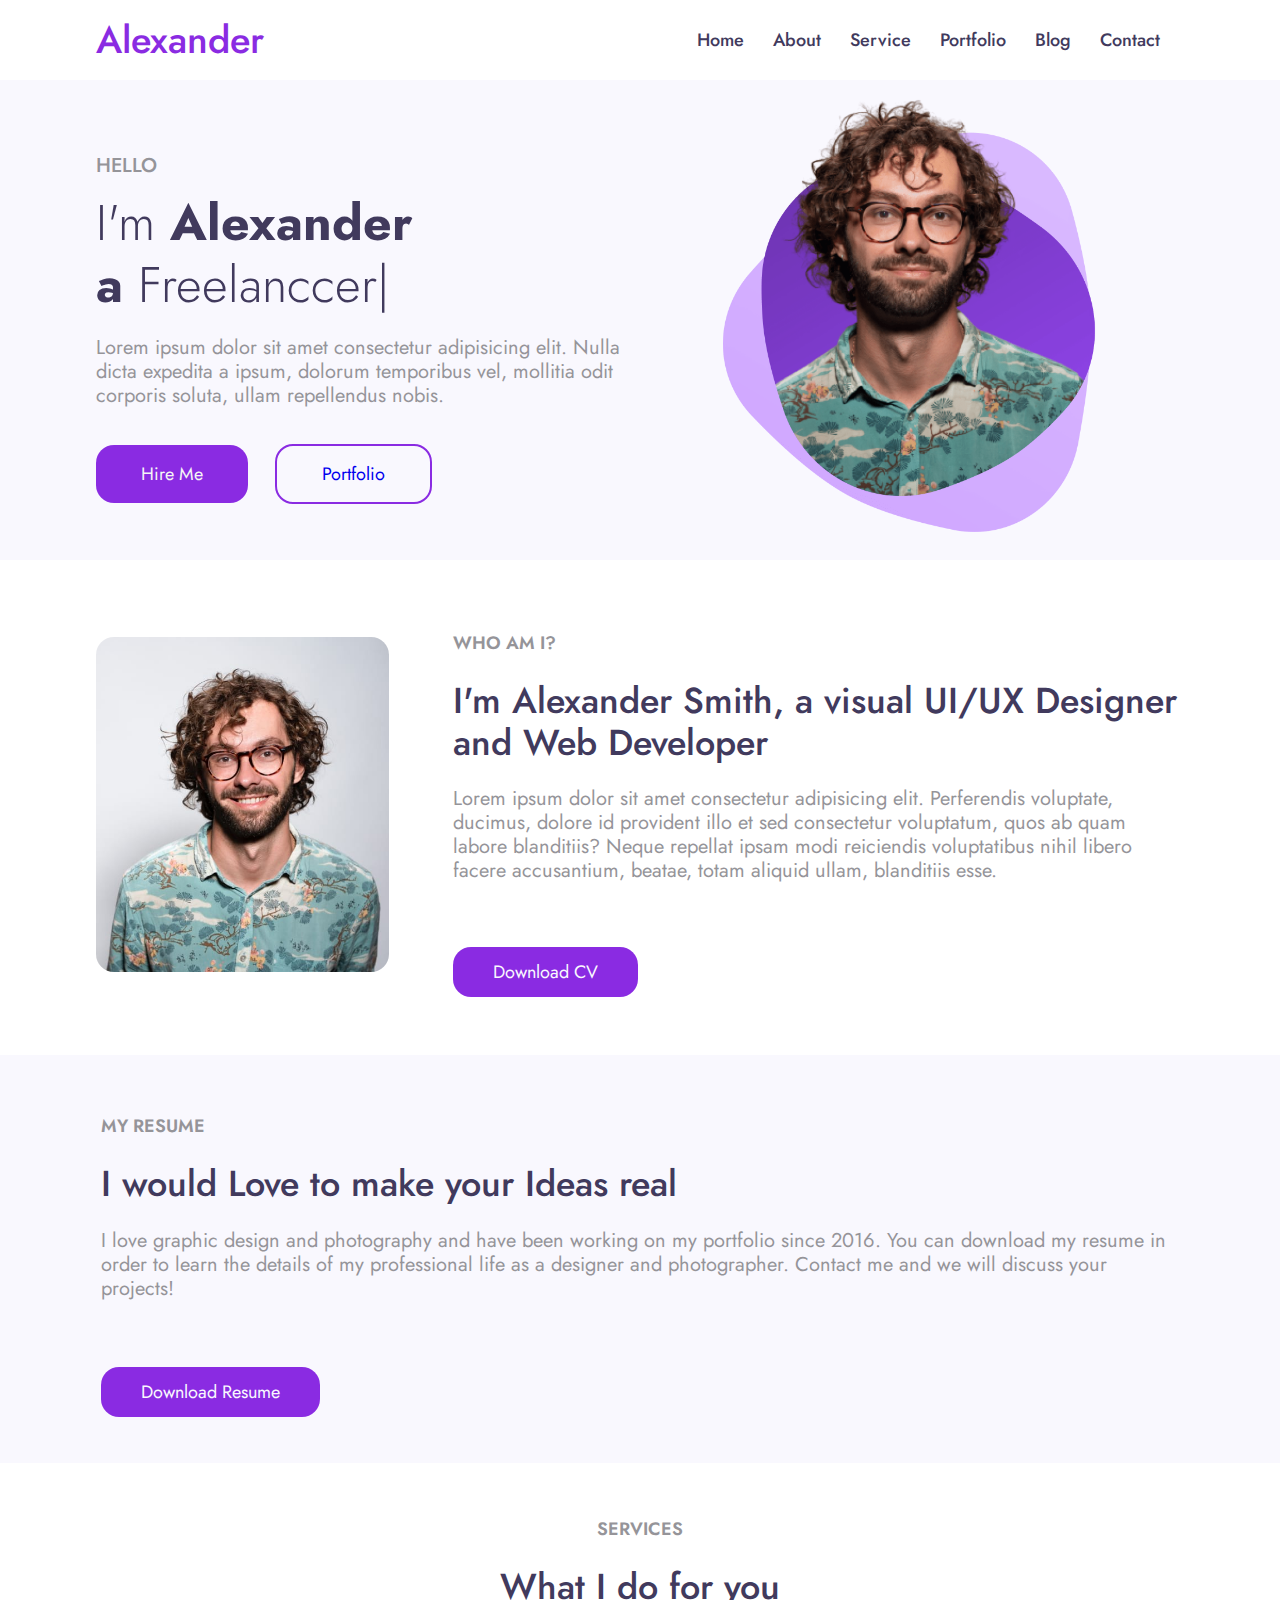
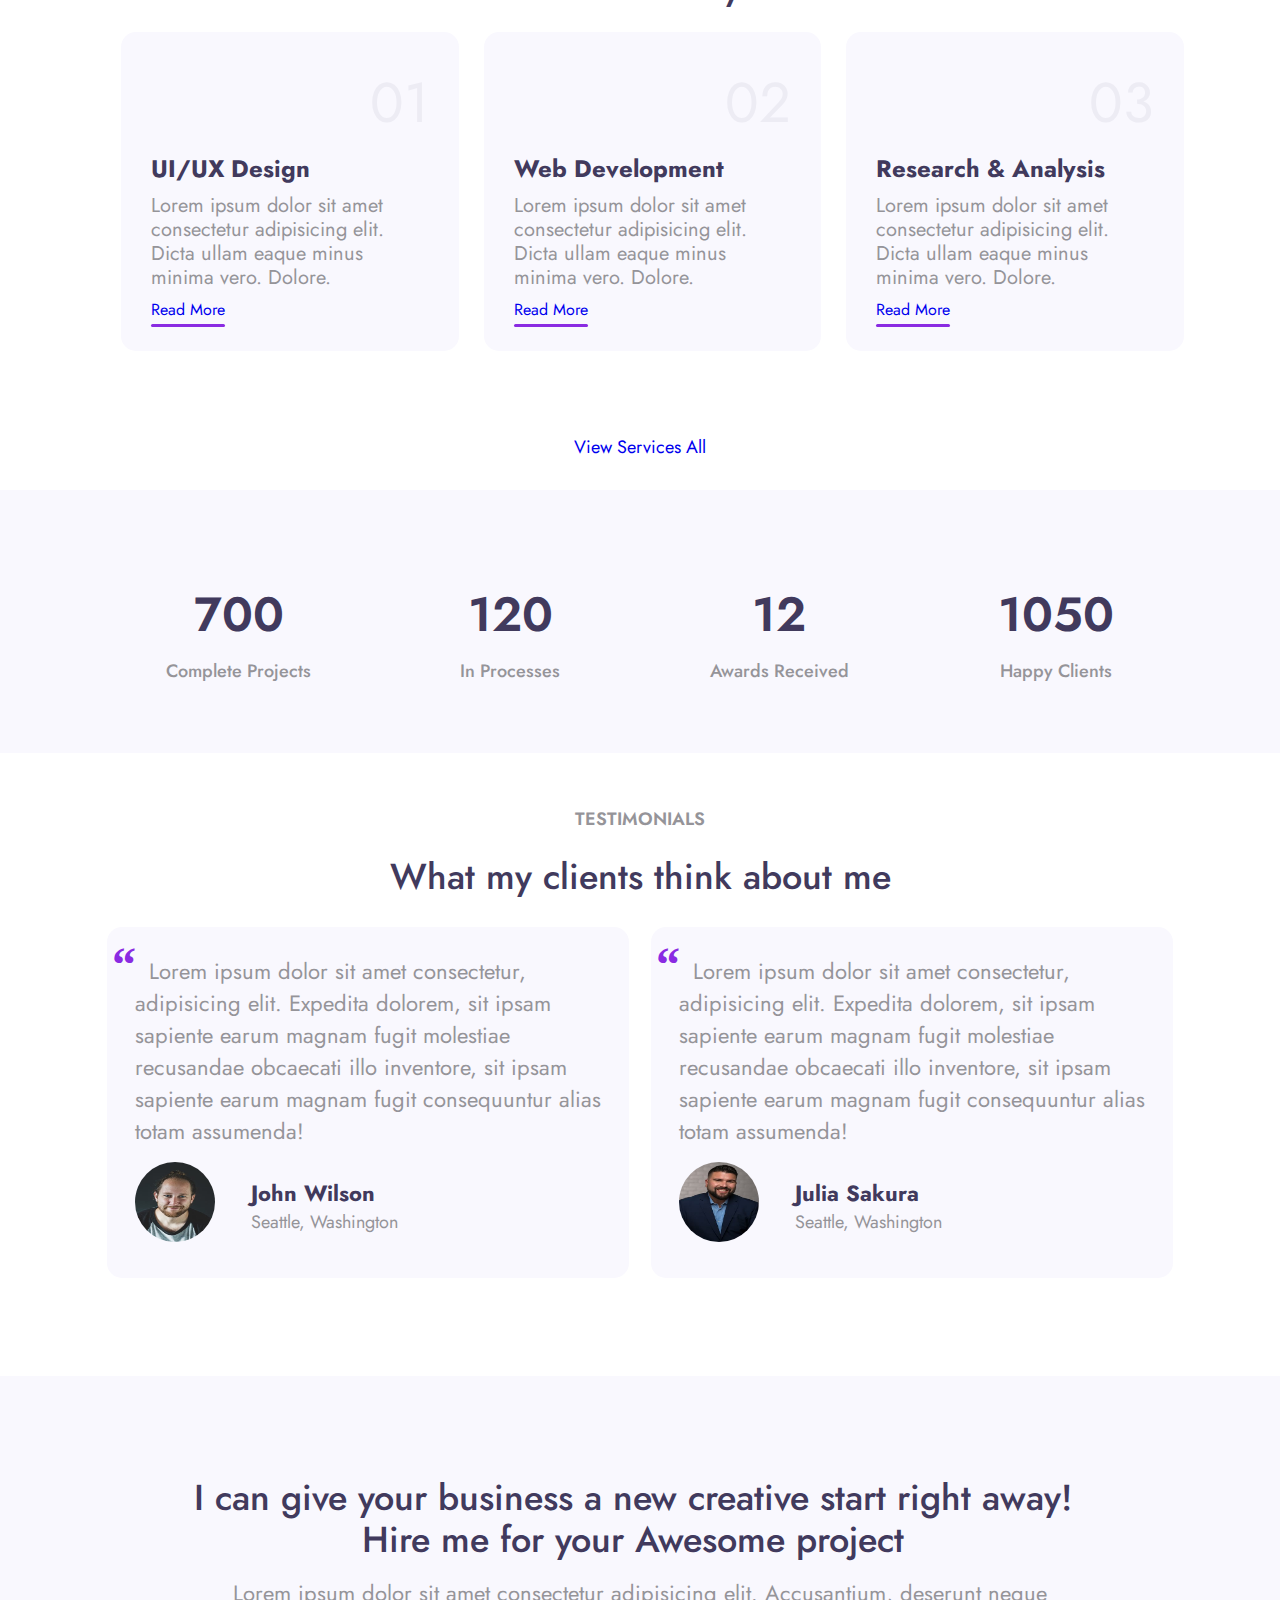
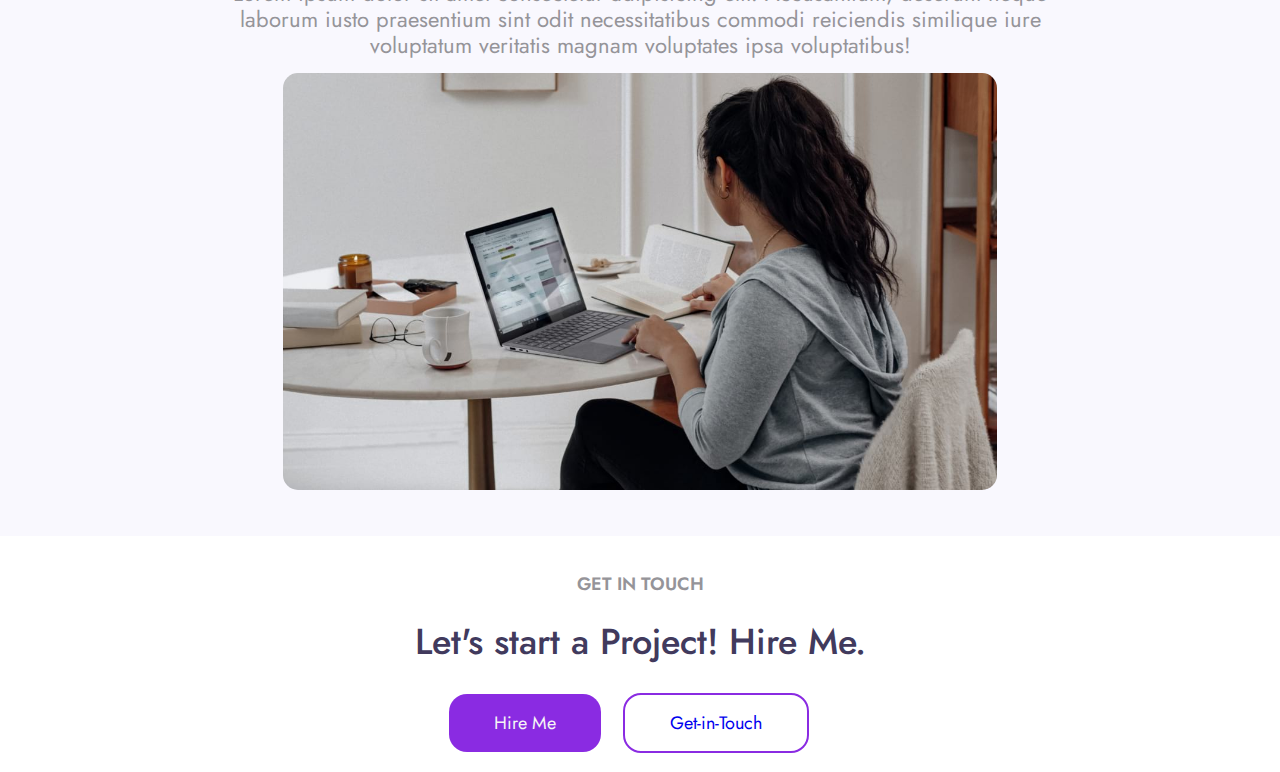
<file: index.html>
<!DOCTYPE html>
<html lang="en">
  <head>
    <meta charset="UTF-8" />
    <meta http-equiv="X-UA-Compatible" content="IE=edge" />
    <meta name="viewport" content="width=device-width, initial-scale=1.0" />
    <title>Portfolio-Alexander | Assignment-1</title>
    <link rel="preconnect" href="https://fonts.googleapis.com" />
    <link rel="preconnect" href="https://fonts.gstatic.com" crossorigin />
    <link
      href="https://fonts.googleapis.com/css2?family=DM+Sans:wght@500;700&family=Great+Vibes&family=Inconsolata:wght@500;600;700;800&family=Inter:wght@500;600;700;800&family=Jost:wght@200;300;400;500;600;700&display=swap"
      rel="stylesheet"
    />
    <link
      rel="stylesheet"
      href="https://cdnjs.cloudflare.com/ajax/libs/font-awesome/6.4.0/css/all.min.css"
      integrity="sha512-iecdLmaskl7CVkqkXNQ/ZH/XLlvWZOJyj7Yy7tcenmpD1ypASozpmT/E0iPtmFIB46ZmdtAc9eNBvH0H/ZpiBw=="
      crossorigin="anonymous"
      referrerpolicy="no-referrer"
    />

    <link rel="stylesheet" href="style.css" />
  </head>

  <body>
    <!-- Header section start -->
    <header class="header">
      <div class="container">
        <div class="nav-bar">
          <div class="logo">
            <a href="#">
              <i class="fa-solid fa-laptop-code"></i>
              <span>Alexander</span>
            </a>
          </div>
          <div class="nav-items">
            <a href="#">Home</a>
            <a href=".../../about.html">About</a>
            <a href="#">Service</a>
            <a href="#">Portfolio</a>
            <a href="#"
              >Blog
              <i class="fa-solid fa-chevron-down"></i>
            </a>
            <a href=".../../contact.html">Contact</a>
            <a href="#" title="Bg-Mood Shift">
              <i class="fa-regular fa-moon"></i>
            </a>
          </div>
        </div>
      </div>
    </header>
    <!-- Header section end  -->
    <!-- introduction section start -->
    <section class="introduction">
      <div class="container">
        <div class="intro">
          <div class="intro-info">
            <h4>HELLO</h4>
            <p class="my-name">
              <span>I'm</span>
              <strong>Alexander</strong>
              <strong>a</strong>
              <span>Freelanccer|</span>
            </p>
            <p class="description common-p">
              Lorem ipsum dolor sit amet consectetur adipisicing elit. Nulla
              dicta expedita a ipsum, dolorum temporibus vel, mollitia odit
              corporis soluta, ullam repellendus nobis.
            </p>
            <div class="clear-fix"></div>
            <a href="#" class="btn-primary button">Hire Me</a>
            <a href="#" class="btn-secondary button">Portfolio</a>
          </div>
          <div class="intro-img">
            <img src="./images/photo.png" alt="intro-img" />
          </div>
        </div>
      </div>
    </section>
    <!-- introduction section end -->
    <!-- who-am-i section start -->
    <section class="who-am-i">
      <div class="container">
        <div class="cv">
          <div class="cv-img">
            <img src="./images/myphoto.jpg" alt="my-photo" />
          </div>
          <div class="my-desc">
            <h3 class="head-2">WHO AM I?</h3>
            <h1 class="head-1">
              I'm Alexander Smith, a visual UI/UX Designer and Web Developer
            </h1>
            <p class="common-p">
              Lorem ipsum dolor sit amet consectetur adipisicing elit.
              Perferendis voluptate, ducimus, dolore id provident illo et sed
              consectetur voluptatum, quos ab quam labore blanditiis? Neque
              repellat ipsam modi reiciendis voluptatibus nihil libero facere
              accusantium, beatae, totam aliquid ullam, blanditiis esse.
            </p>
            <p class="clear-fix"></p>
            <div class="button">
              <a href="#">Download CV</a>
            </div>
          </div>
        </div>
      </div>
    </section>
    <!-- who-am-i section end -->
    <!-- my resume section start  -->
    <section class="my-resume">
      <div class="container">
        <div class="resume">
          <h3 class="head-2">MY RESUME</h3>
          <h1 class="head-1">I would Love to make your Ideas real</h1>
          <p class="common-p">
            I love graphic design and photography and have been working on my
            portfolio since 2016. You can download my resume in order to learn
            the details of my professional life as a designer and photographer.
            Contact me and we will discuss your projects!
          </p>
          <p class="clear-fix"></p>
          <div class="button">
            <a href="#">Download Resume</a>
          </div>
        </div>
      </div>
    </section>
    <!-- my resume section end  -->
    <!-- Services Section start  -->
    <section class="service-area">
      <div class="container">
        <div class="services-title">
          <h3 class="head-2">SERVICES</h3>
          <h4 class="head-1">What I do for you</h4>
        </div>
        <div class="service-cards">
          <div class="service-card">
            <div class="card-img">
              <i class="fa-solid fa-pen-to-square"></i>
              <h2>01</h2>
            </div>
            <div class="card-txt">
              <h2>UI/UX Design</h2>
              <p class="common-p">
                Lorem ipsum dolor sit amet consectetur adipisicing elit. Dicta
                ullam eaque minus minima vero. Dolore.
              </p>
              <a href="#">Read More</a>
            </div>
          </div>
          <div class="service-card">
            <div class="card-img">
              <i class="fa-solid fa-laptop-code"></i>
              <h2>02</h2>
            </div>
            <div class="card-txt">
              <h2>Web Development</h2>
              <p class="common-p">
                Lorem ipsum dolor sit amet consectetur adipisicing elit. Dicta
                ullam eaque minus minima vero. Dolore.
              </p>
              <a href="#">Read More</a>
            </div>
          </div>
          <div class="service-card">
            <div class="card-img">
              <i class="fa-solid fa-chart-area"></i>
              <h2>03</h2>
            </div>
            <div class="card-txt">
              <h2>Research & Analysis</h2>
              <p class="common-p">
                Lorem ipsum dolor sit amet consectetur adipisicing elit. Dicta
                ullam eaque minus minima vero. Dolore.
              </p>
              <a href="#">Read More</a>
              <!-- <div class="clear-fix"></div> -->
            </div>
          </div>
        </div>
        <div class="service-view">
          <i class="fa-solid fa-circle circle-1"></i>
          <i class="fa-sharp fa-solid fa-circle circle-2"></i>
          <a href="#"
            >View Services All
            <i class="fa-solid fa-right-long service-all"></i>
          </a>
        </div>
      </div>
    </section>
    <!-- Services section end  -->
    <!-- Happy Clients section  -->
    <section class="happy-clients">
      <div class="container">
        <div class="running-jobs">
          <div class="jobs-card">
            <i class="fa-solid fa-laptop-code"></i>
            <h2>700</h2>
            <h4 class="common-head">Complete Projects</h4>
          </div>
          <div class="jobs-card">
            <i class="fas fa-hourglass-half"></i>
            <h2>120</h2>
            <h4 class="common-head">In Processes</h4>
          </div>
          <div class="jobs-card">
            <i class="fa-sharp fa-solid fa-gift"></i>
            <h2>12</h2>
            <h4 class="common-head">Awards Received</h4>
          </div>
          <div class="jobs-card">
            <i class="fa-regular fa-face-smile"></i>
            <h2>1050</h2>
            <h4 class="common-head">Happy Clients</h4>
          </div>
        </div>
      </div>
    </section>
    <!-- happy-clients section end  -->
    <!-- Testimonials Section Start -->
    <section class="testimonials">
      <div class="container">
        <div class="testimonial-head">
          <h3 class="head-2">Testimonials</h3>
          <h4 class="head-1">What my clients think about me</h4>
        </div>
        <div class="testimonial-cards">
          <div class="testi-card">
            <blockquote>
              <span class="quote-p">
                &nbsp; Lorem ipsum dolor sit amet consectetur, adipisicing elit.
                Expedita dolorem, sit ipsam sapiente earum magnam fugit
                molestiae recusandae obcaecati illo inventore, sit ipsam
                sapiente earum magnam fugit consequuntur alias totam
                assumenda!</span
              >
              <cite>
                <div class="cite-img">
                  <img src="images/team1.jpg" alt="team1" />
                </div>
                <div class="cite-txt">
                  <h2>John Wilson</h2>
                  <p>Seattle, Washington</p>
                </div>
              </cite>
            </blockquote>
          </div>
          <div class="testi-card">
            <blockquote>
              <span class="quote-p">
                &nbsp; Lorem ipsum dolor sit amet consectetur, adipisicing elit.
                Expedita dolorem, sit ipsam sapiente earum magnam fugit
                molestiae recusandae obcaecati illo inventore, sit ipsam
                sapiente earum magnam fugit consequuntur alias totam
                assumenda!</span
              >
              <cite>
                <div class="cite-img">
                  <img src="images/team2.jpg" alt="team2" />
                </div>
                <div class="cite-txt">
                  <h2>Julia Sakura</h2>
                  <p>Seattle, Washington</p>
                </div>
              </cite>
            </blockquote>
          </div>
        </div>
        <div class="testimonial-foot">
          <i class="fa-solid fa-circle circle-1"></i>
          <i class="fa-sharp fa-solid fa-circle circle-2"></i>
          <i class="fa-solid fa-circle circle-2"></i>
        </div>
      </div>
    </section>
    <!-- Testimonials Section end -->
    <!-- business ads section start -->
    <section class="business-ads">
      <div class="container">
        <h1 class="head-1">
          I can give your business a new creative start right away! <br />
          Hire me for your Awesome project
        </h1>
        <p class="common-p">
          Lorem ipsum dolor sit amet consectetur adipisicing elit. Accusantium,
          deserunt neque laborum iusto praesentium sint odit necessitatibus
          commodi reiciendis similique iure voluptatum veritatis magnam
          voluptates ipsa voluptatibus!
        </p>
        <img src="images/bg.jpg" alt="ads-bg" />
        <div class="overlay">
          <a href="#"><i class="fa-solid fa-circle-play"></i></a>
        </div>
      </div>
    </section>
    <!-- business ads section end -->
    <!-- Get in touch section start -->
    <section class="get-in-touch">
      <div class="container">
        <h2 class="head-2">GET IN TOUCH</h2>
        <h3 class="head-1">Let's start a Project! Hire Me.</h3>
        <div class="touch-btn">
          <a href="#" class="btn-primary button">Hire Me</a
          ><a href="./contact.html" class="btn-secondary button"
            >Get-in-Touch</a
          >
        </div>
      </div>
    </section>
    <!-- Get in touch section end -->
  </body>
</html>
</file>
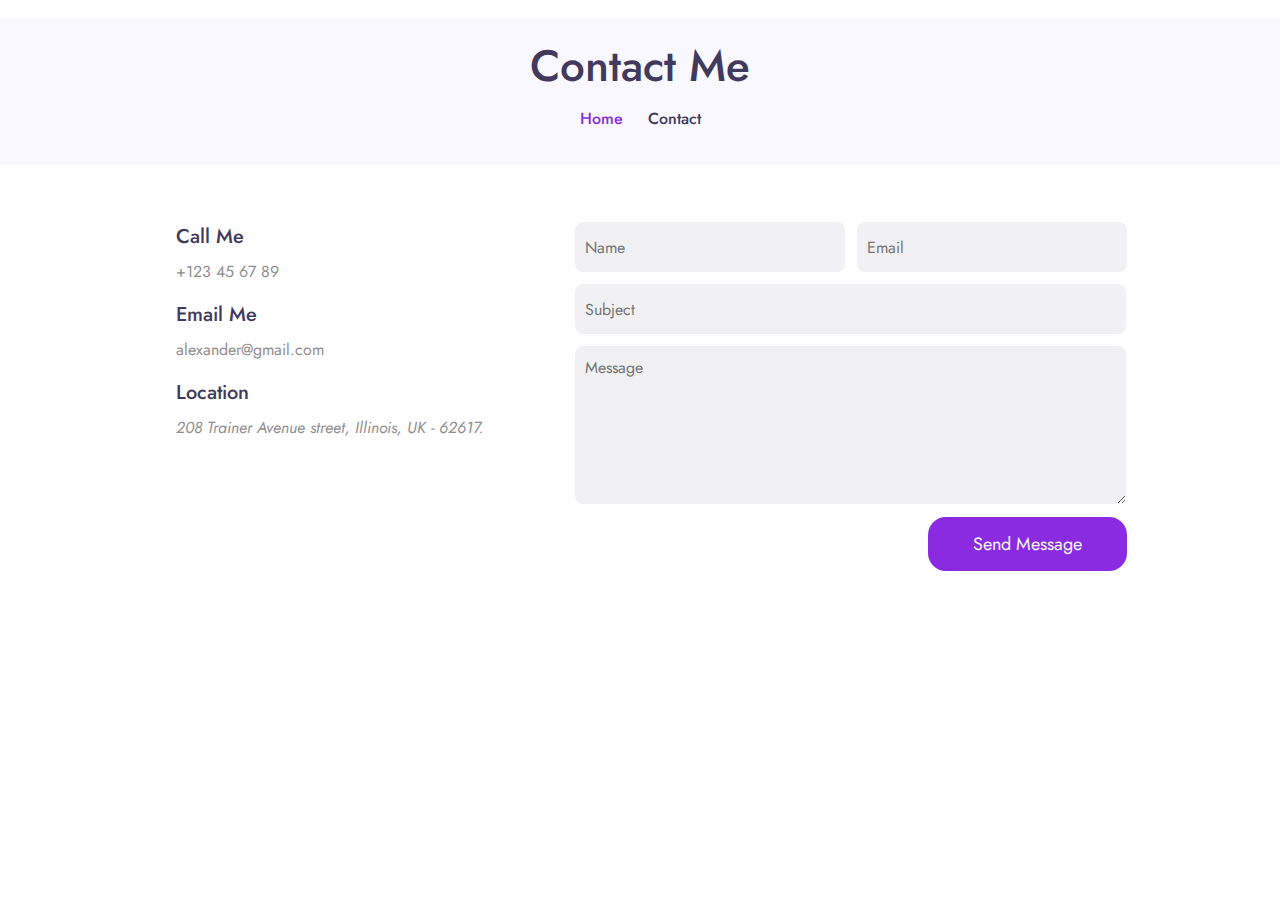
<file: contact.html>
<!DOCTYPE html>
<html lang="en">
  <head>
    <meta charset="UTF-8" />
    <meta name="viewport" content="width=device-width, initial-scale=1.0" />
    <title>Alexander - Contact</title>
    <link rel="preconnect" href="https://fonts.googleapis.com" />
    <link rel="preconnect" href="https://fonts.gstatic.com" crossorigin />
    <link
      href="https://fonts.googleapis.com/css2?family=DM+Sans:wght@500;700&family=Great+Vibes&family=Inconsolata:wght@500;600;700;800&family=Inter:wght@500;600;700;800&family=Jost:wght@200;300;400;500;600;700&display=swap"
      rel="stylesheet"
    />
    <link
      rel="stylesheet"
      href="https://cdnjs.cloudflare.com/ajax/libs/font-awesome/6.4.0/css/all.min.css"
      integrity="sha512-iecdLmaskl7CVkqkXNQ/ZH/XLlvWZOJyj7Yy7tcenmpD1ypASozpmT/E0iPtmFIB46ZmdtAc9eNBvH0H/ZpiBw=="
      crossorigin="anonymous"
      referrerpolicy="no-referrer"
    />
    <link rel="stylesheet" href="about_style.css" />
    <link rel="stylesheet" href="style.css" />
  </head>

  <body>
    <header>
      <h1 class="header"></h1>
      <div class="about_header">
        <h2>Contact Me</h2>
        <div class="back_home">
          <a href=".../../index.html" style="color: blueviolet">Home</a>
          <a href="#" style="color: blueviolet"
            ><i class="fa-solid fa-arrow-right"></i
          ></a>
          <a href="#">Contact</a>
        </div>
      </div>
    </header>
    <section class="contact-me">
      <div class="container">
        <div class="contacts">
          <div class="contact">
            <div class="call-details">
              <i class="fa-solid fa-phone"></i>
              <div class="call">
                <h2>Call Me</h2>
                <p>+123 45 67 89</p>
              </div>
            </div>
            <div class="call-details">
              <i class="fa-regular fa-envelope"></i>
              <div class="call">
                <h2>Email Me</h2>
                <p>alexander@gmail.com</p>
              </div>
            </div>
            <div class="call-details">
              <i class="fa-solid fa-location-dot"></i>
              <div class="call">
                <h2>Location</h2>
                <address>
                  208 Trainer Avenue street, Illinois, UK - 62617.
                </address>
              </div>
            </div>
          </div>
          <div class="send-msg">
            <form action="#submit">
              <table>
                <tbody>
                  <tr>
                    <td>
                      <input type="text" placeholder="Name" />
                    </td>
                    <td>
                      <input type="email" placeholder="Email" />
                    </td>
                  </tr>
                  <tr>
                    <td colspan="2">
                      <input
                        type="text"
                        placeholder="Subject"
                        style="width: 531px"
                      />
                    </td>
                  </tr>
                  <tr>
                    <td colspan="2">
                      <textarea
                        name=""
                        id=""
                        cols="30"
                        rows="6"
                        placeholder="Message"
                        style="width: 531px"
                      ></textarea>
                    </td>
                  </tr>
                  <tr>
                    <td
                      colspan="2"
                      style="text-align: right; padding-right: 5px"
                    >
                      <button
                        type="submit"
                        class="btn-primary button"
                        style="border: none"
                      >
                        <a href="#" style="color: whitesmoke">Send Message</a>
                      </button>
                    </td>
                  </tr>
                </tbody>
              </table>
            </form>
          </div>
        </div>
      </div>
    </section>
  </body>
</html>
</file>
<file: style.css>
* {
  margin: 0;
  padding: 0;
  font-family: "Jost", sans-serif;
}

.header {
  background: white;
  box-shadow: 0px 3px 6px 0px #0c1a2351;
  /* font-family: 'DM Sans', sans-serif; */
  /* font-family: 'Inconsolata', monospace; */
  /* font-family: 'Inter', sans-serif; */
  font-family: "Jost", sans-serif;
}

a {
  text-decoration: none;
}

.common-p {
  font-size: 20px;
  font-weight: 400;
  line-height: 24px;
  color: #959499;
}

.container {
  width: 85%;
  margin: 0 auto;
}

.nav-bar {
  display: flex;
  align-items: center;
  justify-content: space-between;
  height: 80px;
}

.nav-items a {
  margin-left: 24px;
  color: #413a5d;
  font-size: 18px;
  line-height: 30px;
  font-weight: 500;
}

.nav-items a:hover {
  color: blueviolet;
}

.logo {
  font-weight: 500;
  font-size: 38px;
  line-height: 52px;
}

.logo a {
  color: blueviolet;
}

/* .introduction css start  */

.introduction {
  background-color: #f9f8fe;
}

.intro {
  display: flex;
  align-items: center;
  justify-content: space-between;
}

.intro-info {
  width: 50%;
  margin-right: 30px;
  /* font-family: 'Jost', sans-serif; */
}

.intro-info h4 {
  color: #959499;
  font-size: 20px;
  font-weight: 500;
  line-height: 22px;
  margin-bottom: 15px;
}

.intro-info .my-name {
  width: 60%;
  font-size: 50px;
  font-weight: 500;
  color: #413a5d;
  line-height: 62px;
}

.intro-info .my-name span {
  font-weight: 300;
}

.intro-info .description {
  margin: 20px 0px 35px 0px;
  padding-right: 15px;
}

.intro-info a {
  margin-right: 22px;
}

.button {
  border-radius: 18px;
  font-size: 18px;
  font-weight: 400;
  line-height: 22px;
}

.btn-primary {
  color: whitesmoke;
  padding: 16px 45px;
  background-color: blueviolet;
}

.btn-secondary {
  border: 2px solid blueviolet;
  padding: 15px 45px;
}

.intro-img {
  width: 480px;
  height: 480px;
  margin-right: 30px;
}

.intro-img img {
  width: 100%;
  height: 100%;
}

/* .introduction css end  */

/* .who-am-i css start  */

.who-am-i {
  background-color: white;
}

.cv {
  display: flex;
  align-items: center;
  justify-content: space-around;
  margin: 40px 0px;
  padding: 32px 0px;
}

.cv-img {
  width: 95%;
  margin-right: 40px;
}

.cv-img img {
  border-radius: 18px;
  width: 100%;
  height: 100%;
}

.cv .my-desc {
  margin-left: 24px;
}

.head-2 {
  color: #959499;
  font-size: 18px;
  font-weight: 600;
  line-height: 22px;
  padding-bottom: 10px;
  margin-bottom: 15px;
  text-transform: uppercase;
}

.head-1 {
  color: #413a5d;
  font-size: 36px;
  font-weight: 500;
  line-height: 42px;
  margin-bottom: 10px;
}

.cv .my-desc p {
  margin: 14px 0px;
  padding: 10px 0px;
}

.clear-fix {
  clear: both;
  height: 20px;
}

.my-desc .button a {
  background-color: blueviolet;
  color: #f9f8fe;
  padding: 12px 40px;
  border-radius: 18px;
}

/* .who-am-i css End  */

/* .my-resume css start  */

.my-resume {
  background-color: #f9f8fe;
}

.resume {
  padding: 60px 5px;
}

.resume p {
  margin: 15px 0px;
  padding: 10px 0px;
}

.resume .button a {
  background-color: blueviolet;
  color: #f9f8fe;
  margin-top: 20px;
  padding: 12px 40px;
  border-radius: 18px;
}

/* .my-resume css end  */

/* Sercices css start  */

.services-title {
  margin-top: 25px;
  padding-top: 30px;
  text-align: center;
}

.service-cards {
  display: flex;
  justify-content: space-between;
  align-items: center;
  margin-top: 25px;
}

.service-card {
  background-color: #f9f8fe;
  margin-left: 25px;
  border-radius: 15px;
  padding: 30px;
}

.card-img {
  margin-bottom: 7px;
  display: flex;
  align-items: center;
  justify-content: space-between;
}

.service-card .card-img h2 {
  font-size: 56px;
  font-weight: 400;
  color: #edecf4;
}

.service-card .card-img i {
  font-size: 35px;
  font-weight: 600;
  color: blueviolet;
}

.service-card .card-txt h2 {
  color: #413a5d;
  margin: 8px 0px;
}

.service-card .card-txt p {
  margin: 8px 0px;
}

.service-card .card-txt a {
  position: relative;
}

.service-card .card-txt a::after {
  position: absolute;
  left: 0;
  bottom: -6px;
  content: "";
  height: 3px;
  width: 100%;
  background-color: blueviolet;
  border-radius: 5px;
}

.service-view {
  margin-top: 30px;
  padding: 20px;
  text-align: center;
}

.service-view a {
  display: block;
  margin: 10px 0px;
  font-size: 18px;
}

.circle-1 {
  color: blueviolet;
  margin-left: 5px;
  font-size: 12px;
}

.circle-2 {
  color: #edecf4;
  margin-left: 5px;
  font-size: 12px;
}

.service-view a .service-all {
  font-size: 16px;
  color: #413a5d;
  font-weight: 600;
}

/* Sercices css end  */

/* Happy Clients css start  */

.happy-clients {
  background-color: #f9f8fe;
}

.running-jobs {
  display: flex;
  align-items: center;
  justify-content: space-between;
}

.jobs-card {
  text-align: center;
  padding: 70px;
}

.running-jobs .jobs-card i {
  color: blueviolet;
  font-size: 40px;
}

.running-jobs .jobs-card h2 {
  font-size: 48px;
  color: #413a5d;
  margin-top: 20px;
  font-weight: 600;
}

.jobs-card .common-head {
  font-size: 18px;
  font-weight: 500;
  line-height: 24px;
  color: #959499;
  margin-top: 10px;
}

/* Happy Clients css end  */

/* testimonial css start  */

.testimonial-head {
  margin-top: 25px;
  padding-top: 30px;
  text-align: center;
}

.testimonial-cards {
  display: flex;
  align-items: center;
  justify-content: space-around;
  margin-top: 30px;
}

.testimonial-cards .testi-card {
  width: 48%;
  background-color: #f9f8fe;
  border-radius: 15px;
}

.testi-card blockquote {
  display: block;
  font-size: 20px;
  position: relative;
  padding: 28px;
}

.quote-p {
  color: #959499;
  font-size: 22px;
}

.testi-card blockquote::before {
  content: "\201c";
  position: absolute;
  top: 10px;
  left: 5px;
  font-size: 48px;
  font-family: "Times New Roman", Times, serif;
  font-weight: 600;
  color: blueviolet;
}

.testi-card blockquote cite {
  display: flex;
  padding-top: 15px;
  font-style: normal;
  align-items: center;
}

.testi-card blockquote .cite-img {
  width: 25%;
  height: auto;
}

.testi-card blockquote cite img {
  border-radius: 50%;
  width: 80px;
  height: 80px;
}

.testi-card blockquote cite .cite-txt h2 {
  font-size: 22px;
  color: #413a5d;
}

.testi-card blockquote cite .cite-txt p {
  color: #959499;
  font-size: 18px;
}

.testimonial-foot {
  margin: 25px 0 30px 0;
  padding-top: 20px;
  text-align: center;
}

/* testimonial css end  */

/* Business ads css start  */

.business-ads {
  background-color: #f9f8fe;
  text-align: center;
  padding: 40px;
  position: relative;
}

.business-ads .container h1 {
  padding: 60px 30px 10px 15px;
}

.business-ads .container p {
  margin: 0px 40px;
  padding: 0px 40px 15px 40px;
  font-size: 22px;
  line-height: 26px;
}

.business-ads .container img {
  width: 70%;
  border-radius: 15px;
  margin: 0px 15px;
}

.business-ads .container .overlay i {
  font-size: 70px;
  background-color: blueviolet;
  color: #f8f5ffeb;
  position: absolute;
  top: 60%;
  left: 47%;
  border-radius: 52%;
}

/* Business ads css end  */

/* Get in touch css Start  */

.get-in-touch {
  margin: 22px;
  padding: 15px;
  text-align: center;
}

.touch-btn {
  margin-top: 30px;
  padding-top: 20px;
}

.get-in-touch .touch-btn a {
  margin-right: 22px;
}

/* Get in touch css end  */
</file>
<file: about_style.css>
* {
  margin: 0;
  padding: 0;
}

body {
  font-family: "Jost", sans-serif;
}

a {
  text-decoration: none;
}

.container {
  width: 85%;
  height: auto;
}

.header {
  background: white;
  box-shadow: 0px 3px 6px 0px #0c1a2351;
  height: 18px;
  width: auto;
}

.about_header {
  background: #f9f8fe;
  text-align: center;
  padding: 20px 0px;
}

.about_header h2 {
  color: #413a5d;
  font-size: 44px;
  line-height: 56px;
  font-weight: 500;
}

.back_home {
  padding: 12px 0px;
}

.back_home a {
  color: #413a5d;
  font-size: 16px;
  line-height: 26px;
  font-weight: 500;
}

.back_home a:hover {
  transition: 700ms;
  color: blueviolet;
}

.back_home a i {
  font-size: 12px;
  margin: 0px 10px;
  font-weight: 600;
}

.cv2-img {
  width: 68%;
  margin-right: 40px;
}

.cv2-img img {
  border-radius: 18px;
  width: 100%;
  height: 100%;
}

.cv-details {
  display: flex;
  align-items: flex-start;
  justify-content: space-between;
  margin: 20px 0px;
}

ul li,
ol li {
  margin: 10px 28px;
  list-style: none;
  color: #413a5d;
  font-size: 20px;
  line-height: 28px;
  font-weight: 500;
}

ul li span,
ol li span {
  color: #959499;
  font-weight: 400;
}

.buttons {
  display: flex;
  align-items: center;
  justify-content: flex-start;
}

.social-net {
  display: flex;
  align-items: center;
  justify-content: space-between;
}

.social-net a {
  margin-left: 28px;
  font-size: 25px;
  color: #8e8d91;
}

.social-net .hiphen {
  border: 1px solid;
  height: 2%;
  width: 60px;
  margin: 0px 20px;
  color: #8e8d91;
}

.job-intro {
  background: #f9f8fe;
}

.my-designs {
  display: flex;
  align-items: center;
  justify-content: space-between;
  margin-top: 32px;
}

.designs {
  display: flex;
  align-items: baseline;
  justify-content: space-between;
}

.designs i {
  color: blueviolet;
  font-size: 28px;
}

.design-details {
  margin-left: 30px;
}

.design-details h2 {
  color: #413a5d;
  font-size: 28px;
  line-height: 40px;
  font-weight: 300;
}

.resume .design-details p {
  margin: 0px 0px;
  font-size: 17px;
  font-weight: 400;
  line-height: 25px;
  color: #959499;
}

/* progress bar  */

.progress-details {
  display: flex;
  align-items: flex-start;
  justify-content: space-between;
}

.progress-1 {
  width: 42%;
  margin: 50px auto;
}

.progress-1 p {
  margin-top: 16px;
  padding-top: 10px;
}

.skills {
  width: 48%;
  margin: 50px 20px;
}

.skill {
  margin-bottom: 20px;
}

.skill-title {
  color: #413a5d;
  font-size: 20px;
  font-weight: 400px;
  margin-bottom: 10px;
}

.progress-bar {
  background-color: #f0f0f0;
  height: 11px;
  border-radius: 10px;
  margin-bottom: 35px;
  position: relative;
}

.progress {
  background-color: blueviolet;
  height: 100%;
  border-radius: 15px;
  /* width: 70%; */
  transition: width 0.5s ease;
}

.progress-ui {
  width: 55%;
}

.progress-idea {
  width: 68%;
}

.progress-branding {
  width: 43%;
}

.progress-web {
  width: 75%;
}

/* Subscribe  */

.subscribe {
  display: flex;
  align-items: center;
  justify-content: space-between;
  background-color: #f9f8fe;
}

.subscribe-branding {
  width: 33%;
  height: auto;
}

.subscribe-branding img {
  width: 100%;
  height: 100%;
}

.subscribe-branding .subscribe-details {
  margin: 0px 20px;
}

.subscribe-details p {
  color: #413a5d;
  font-size: 36px;
  font-weight: 400;
  line-height: 48px;
  margin-bottom: 35px;
}

.subscribe-details input {
  border-radius: 5px 0px 0px 5px;
  height: 45px;
  width: 60%;
  border: 1px solid whitesmoke;
}

.subscribe-details button {
  font-size: 15px;
  height: 45px;
  width: 33%;
  background-color: blueviolet;
  border-radius: 0px 5px 5px 0px;
  border: none;
}

.subscribe-details button a {
  color: #f0f0f0;
}

.acheivements {
  margin: 20px 0px;
}

.achievement-head {
  margin: 20px 0px;
  padding: 20px 0px;
  text-align: center;
}

.my-acheivement {
  display: flex;
  flex-direction: row;
  flex-wrap: wrap;
  align-items: center;
  justify-content: space-between;
}

.my-acheive {
  background-color: #f0f0f0;
  border-radius: 12px;
  margin: 10px;
  padding: 30px;
  width: 43%;
}

.my-acheive i {
  font-size: 22px;
  color: blueviolet;
  margin-bottom: 20px;
}

.my-acheivement .my-acheive h4 {
  font-size: 26px;
  line-height: 38px;
  font-weight: 400;
  margin-bottom: 12px;
}

.my-acheivement .my-acheive p {
  font-size: 17px;
  left: 23px;
}

/* Contact CSS Start  */

.contacts {
  display: flex;
  justify-content: space-between;
  margin: 25px;
  padding: 25px;
}

.contact .call-details {
  display: flex;
  justify-content: flex-start;
}

.call-details i {
  margin-right: 30px;
  padding: 13px 0px;
  color: blueviolet;
  font-size: 16px;
}

.call-details .call h2 {
  font-size: 20px;
  line-height: 27px;
  font-weight: 500;
  margin-top: 8px;
  color: #413a5d;
}

.call-details .call p,
address {
  margin: 10px 0px;
  color: #8f8e91;
}

.send-msg table tr td {
  margin-right: 18px;
  width: 100%;
}

.send-msg table tr td input {
  border-radius: 8px;
  height: 30px;
  width: 250px;
  background: #f1f1f3;
  border-style: none;
  margin: 5px;
  padding: 10px;
  font-size: 16px;
  color: #413a5d;
}

.send-msg table textarea {
  border-radius: 8px;
  width: 250px;
  background: #f1f1f3;
  border-style: none;
  margin: 5px;
  padding: 10px;
  font-size: 16px;
  color: #413a5d;
}

input:focus,
textarea:focus {
  color: #f9f8fe;
  outline: 2px solid #9a59d6;
}

/* Contact CSS End  */
</file>
